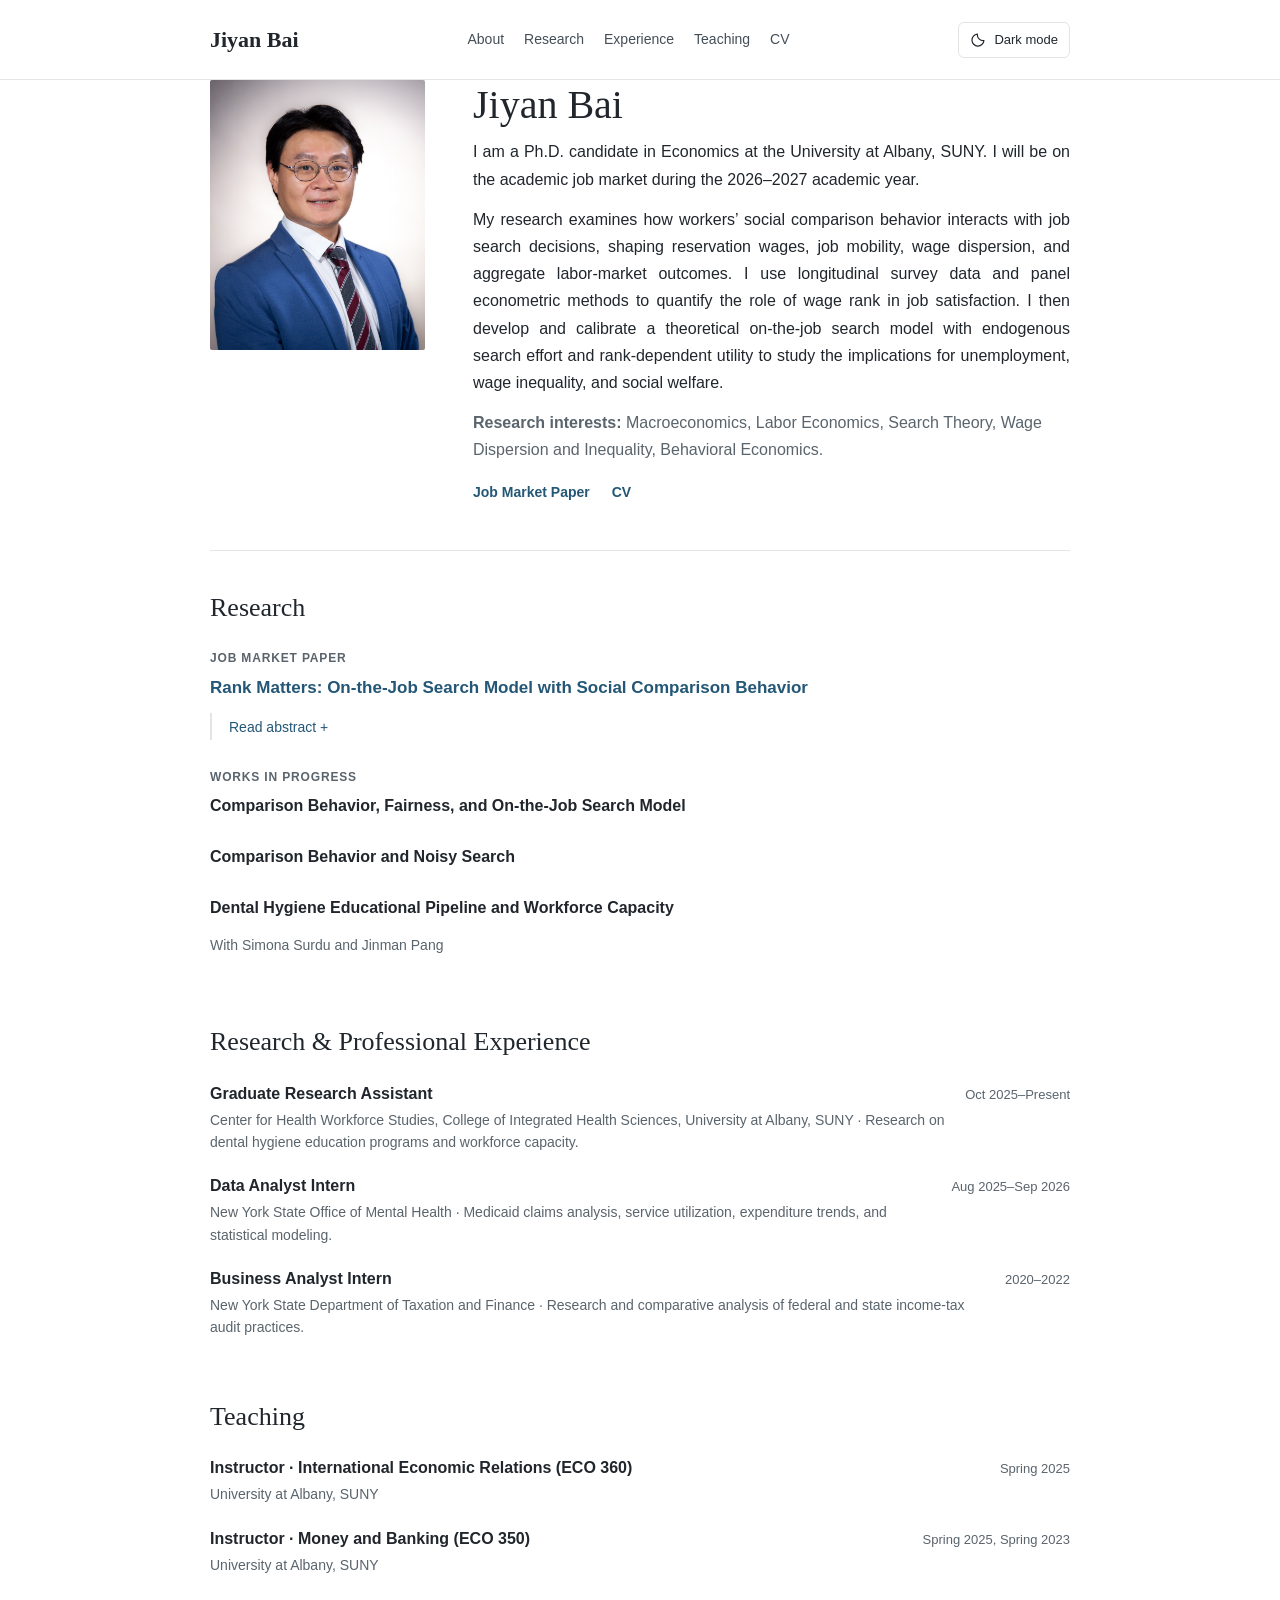
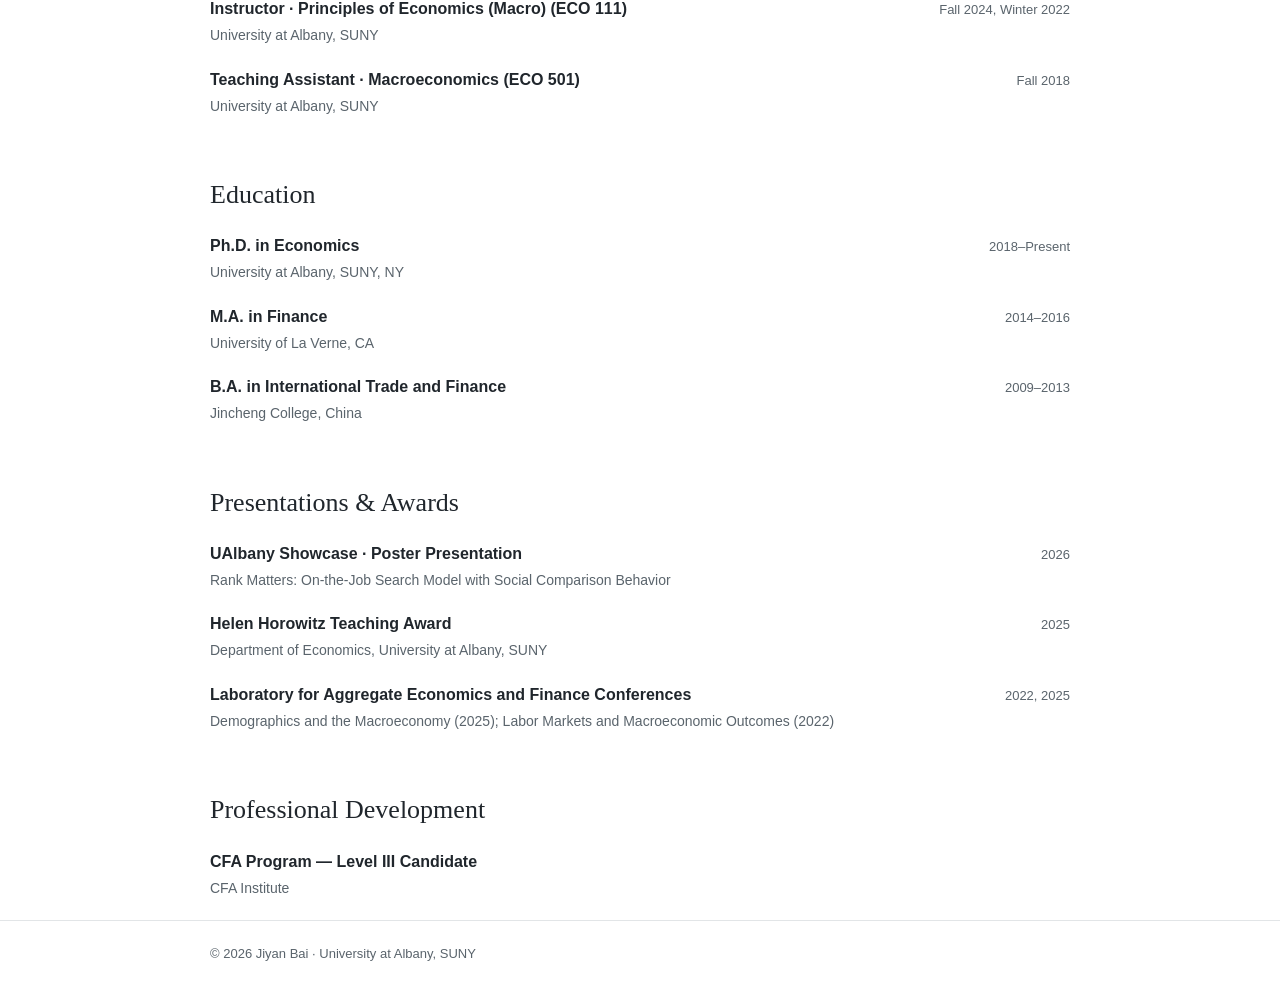
<file: index.html>
<!doctype html>
<html lang="en">
<head>
  <meta charset="utf-8">
  <meta name="viewport" content="width=device-width, initial-scale=1">
  <meta name="description" content="Jiyan Bai, Ph.D. candidate in Economics at the University at Albany, SUNY. Research in macroeconomics, labor economics and search theory.">
  <title>Jiyan Bai | Economics</title>
  <style>
    :root { color-scheme:light; --text:#20262c; --muted:#5a646c; --link:#245776; --line:#e2e5e7; --surface:#fff; --secondary:#3e4950; --nav:#444e57; --abstract:#38444c; --width:920px; }
    html[data-theme="dark"] { color-scheme:dark; --text:#e9eef2; --muted:#b2bdc6; --link:#91c7e9; --line:#36424c; --surface:#151a1f; --secondary:#c4cdd5; --nav:#c7d0d8; --abstract:#d4dde4; }
    @media (prefers-color-scheme: dark) { html:not([data-theme="light"]):not([data-theme="dark"]) { color-scheme:dark; --text:#e9eef2; --muted:#b2bdc6; --link:#91c7e9; --line:#36424c; --surface:#151a1f; --secondary:#c4cdd5; --nav:#c7d0d8; --abstract:#d4dde4; } }

    *{box-sizing:border-box}
    html{scroll-behavior:smooth}
    body{margin:0;background:var(--surface);color:var(--text);transition:background-color .18s,color .18s;font:16px/1.7 -apple-system,BlinkMacSystemFont,"Segoe UI",Arial,sans-serif;-webkit-font-smoothing:antialiased}
    a{color:var(--link);text-decoration:none}a:hover{text-decoration:underline}a:focus-visible,summary:focus-visible{outline:2px solid var(--link);outline-offset:4px}
    .container{max-width:var(--width);margin:auto;padding:0 30px}
    .header-actions{display:flex;align-items:center;gap:18px;flex-wrap:wrap}
    .theme-toggle{font:inherit;font-size:13px;line-height:1.2;display:inline-flex;align-items:center;gap:8px;border:1px solid var(--line);border-radius:6px;background:transparent;color:var(--text);padding:9px 11px;cursor:pointer;white-space:nowrap}
    .theme-toggle:hover{border-color:var(--link)}.theme-toggle:focus-visible{outline:2px solid var(--link);outline-offset:3px}
    .theme-toggle svg{width:16px;height:16px;stroke:currentColor;fill:none;stroke-width:1.8;stroke-linecap:round;stroke-linejoin:round}
    .theme-toggle .moon-icon{display:none}html[data-theme="dark"] .theme-toggle .sun-icon{display:none}html[data-theme="dark"] .theme-toggle .moon-icon{display:block}
    @media (prefers-color-scheme:dark){html:not([data-theme="light"]):not([data-theme="dark"]) .theme-toggle .sun-icon{display:none}html:not([data-theme="light"]):not([data-theme="dark"]) .theme-toggle .moon-icon{display:block}}
    header{border-bottom:1px solid var(--line)}header .container{display:flex;align-items:center;justify-content:space-between;gap:20px;padding-top:21px;padding-bottom:21px}
    .brand{font-family:Georgia,"Times New Roman",serif;font-weight:700;font-size:22px;color:var(--text)}
    nav{display:flex;gap:20px;flex-wrap:wrap}nav a{font-size:14px;color:var(--nav)}
    main{padding-top:52px;padding-bottom:76px}
    .intro{display:grid;grid-template-columns:215px minmax(0,1fr);gap:48px;align-items:start;padding-bottom:45px;border-bottom:1px solid var(--line)}
    .headshot{width:215px;height:270px;object-fit:cover;object-position:center 33%;display:block;border-radius:2px}
    h1,h2{font-family:Georgia,"Times New Roman",serif;font-weight:400;line-height:1.25}
    h1{font-size:40px;margin:0 0 8px}h2{font-size:26px;margin:0 0 23px}h3{font-size:16px;margin:0;font-weight:650;line-height:1.5}
    .affiliation{font-size:17px;color:var(--secondary);margin:0 0 20px}.intro p{margin-top:0;margin-bottom:13px}.interests{color:var(--muted)}
    .intro .bio{text-align:justify;text-justify:inter-word;hyphens:auto;overflow-wrap:break-word}
    .quick-links{display:flex;gap:10px 22px;flex-wrap:wrap;margin-top:18px;font-size:14px;font-weight:600}
    section{padding-top:41px;scroll-margin-top:20px} .paper{margin-bottom:27px}.eyebrow{font-size:12px;font-weight:700;letter-spacing:.07em;text-transform:uppercase;color:var(--muted);margin-bottom:7px}
    .paper-title{font-size:17px}.paper-links{font-size:14px;margin:7px 0 0;display:flex;gap:20px;flex-wrap:wrap}.paper-details{margin-top:12px;border-left:2px solid var(--line);padding-left:17px}
    summary{color:var(--link);cursor:pointer;font-size:14px;display:inline-block;list-style:none}summary::-webkit-details-marker{display:none}summary::after{content:' +'}details[open] summary::after{content:' −'}
    .abstract{font-size:15px;color:var(--abstract);line-height:1.75;margin:12px 0 0;max-width:760px;text-align:justify;text-justify:inter-word;hyphens:auto;overflow-wrap:break-word}
    .item{display:grid;grid-template-columns:minmax(0,1fr) auto;gap:6px 18px;margin:0 0 21px;align-items:baseline}.item p{color:var(--muted);font-size:14px;margin:3px 0 0;line-height:1.6}.date{font-size:13px;color:var(--muted);white-space:nowrap}
    .small-note{font-size:14px;color:var(--muted)}.subheading{font-size:15px;font-weight:650;margin:21px 0 12px}footer{border-top:1px solid var(--line);font-size:13px;color:var(--muted);padding:22px 0 34px}
    @media(max-width:720px){.container{padding:0 21px}header .container{align-items:flex-start;flex-direction:column;gap:9px}nav{gap:7px 17px}.header-actions{gap:12px}main{padding-top:30px}.intro{grid-template-columns:145px minmax(0,1fr);gap:22px;padding-bottom:31px}.headshot{width:145px;height:184px}h1{font-size:32px}.affiliation{font-size:15px}.intro .bio,.intro .interests,.quick-links{grid-column:1/-1}.intro-content{display:contents}.intro-heading{grid-column:2;align-self:center}.item{grid-template-columns:1fr}.date{white-space:normal}section{padding-top:32px}}
    @media(max-width:720px){.intro .bio,.abstract{text-align:left;hyphens:none}}
    @media(max-width:390px){.intro{grid-template-columns:120px minmax(0,1fr);gap:16px}.headshot{width:120px;height:155px}h1{font-size:29px}}
    @media(prefers-reduced-motion:reduce){html{scroll-behavior:auto}}
  </style>
  <script>
    (function () {
      try { var saved = localStorage.getItem('jiyan-site-theme'); if(saved==='light'||saved==='dark') document.documentElement.dataset.theme=saved; } catch(e) {}
    })();
  </script>
</head>
<body>
<header><div class="container"><a class="brand" href="#top">Jiyan Bai</a><nav aria-label="Main navigation"><a href="#about">About</a><a href="#research">Research</a><a href="#experience">Experience</a><a href="#teaching">Teaching</a><a href="assets/Jiyan_Bai_CV.pdf" target="_blank" rel="noopener">CV</a></nav><button class="theme-toggle" id="theme-toggle" type="button" aria-label="Switch to dark mode" aria-pressed="false">
<svg class="sun-icon" viewBox="0 0 24 24" aria-hidden="true"><path d="M20.9 13A9 9 0 0 1 11 3.1 9 9 0 1 0 20.9 13Z"/></svg>
<svg class="moon-icon" viewBox="0 0 24 24" aria-hidden="true"><circle cx="12" cy="12" r="4"/><path d="M12 2v2m0 16v2M4.93 4.93l1.42 1.42m11.3 11.3 1.42 1.42M2 12h2m16 0h2M4.93 19.07l1.42-1.42m11.3-11.3 1.42-1.42"/></svg>
<span id="theme-label">Dark mode</span></button></div></header>
<main class="container" id="top">
  <div class="intro" id="about">
    <img class="headshot" src="assets/Jiyan_Bai_Headshot.jpg" alt="Portrait of Jiyan Bai" width="215" height="270">
    <div class="intro-content">
      <div class="intro-heading"><h1>Jiyan Bai</h1></div>
      <p class="bio">I am a Ph.D. candidate in Economics at the University at Albany, SUNY. I will be on the academic job market during the 2026–2027 academic year.</p>
      <p class="bio">My research examines how workers’ social comparison behavior interacts with job search decisions, shaping reservation wages, job mobility, wage dispersion, and aggregate labor-market outcomes. I use longitudinal survey data and panel econometric methods to quantify the role of wage rank in job satisfaction. I then develop and calibrate a theoretical on-the-job search model with endogenous search effort and rank-dependent utility to study the implications for unemployment, wage inequality, and social welfare.</p>
      <p class="interests"><strong>Research interests:</strong> Macroeconomics, Labor Economics, Search Theory, Wage Dispersion and Inequality, Behavioral Economics.</p>
      <div class="quick-links"><a href="assets/Jiyan_Bai_Job_Market_Paper.pdf" target="_blank" rel="noopener">Job Market Paper</a><a href="assets/Jiyan_Bai_CV.pdf" target="_blank" rel="noopener">CV</a></div>
    </div>
  </div>
  <section id="research"><h2>Research</h2>
    <article class="paper"><p class="eyebrow">Job Market Paper</p><h3 class="paper-title"><a href="assets/Jiyan_Bai_Job_Market_Paper.pdf" target="_blank" rel="noopener">Rank Matters: On-the-Job Search Model with Social Comparison Behavior</a></h3>
      <div class="paper-details"><details id="paper-abstract"><summary>Read abstract</summary><p class="abstract">This paper studies how workers’ ordinal wage-rank concerns affect individual search behavior and labor-market outcomes. Using the National Longitudinal Survey of Youth 1997, I show that among similar workers, a 10 percentage point deterioration in wage rank requires approximately a 13 percent wage increase to keep predicted job satisfaction unchanged. I extend an on-the-job search model with endogenous search effort to study the aggregate implications of this comparison behavior. In the model, stronger rank concerns make low-wage jobs less attractive while increasing the option value of search across wages. As a result, rank concerns raise reservation wages and strengthen search incentives. In equilibrium, however, the higher reservation threshold reduces the set of acceptable offers, lowers aggregate job mobility, increases unemployment, compresses accepted-wage dispersion, and reduces social welfare. In a counterfactual exercise where the offer wage dispersion becomes more unequal while the mean offer wage is preserved, rank concerns partially mitigate the adverse mobility effects for low-wage workers by raising the lower bound of accepted wages, while amplifying the welfare gains from a thicker upper tail.</p></details></div>
    </article>
    <p class="eyebrow">Works in Progress</p>
    <article class="paper"><h3>Comparison Behavior, Fairness, and On-the-Job Search Model</h3></article>
    <article class="paper"><h3>Comparison Behavior and Noisy Search</h3></article>
    <article class="paper"><h3>Dental Hygiene Educational Pipeline and Workforce Capacity</h3><p class="small-note">With Simona Surdu and Jinman Pang</p></article>
  </section>
  <section id="experience"><h2>Research &amp; Professional Experience</h2>
    <div class="item"><div><h3>Graduate Research Assistant</h3><p>Center for Health Workforce Studies, College of Integrated Health Sciences, University at Albany, SUNY · Research on dental hygiene education programs and workforce capacity.</p></div><span class="date">Oct 2025–Present</span></div>
    <div class="item"><div><h3>Data Analyst Intern</h3><p>New York State Office of Mental Health · Medicaid claims analysis, service utilization, expenditure trends, and statistical modeling.</p></div><span class="date">Aug 2025–Sep 2026</span></div>
    <div class="item"><div><h3>Business Analyst Intern</h3><p>New York State Department of Taxation and Finance · Research and comparative analysis of federal and state income-tax audit practices.</p></div><span class="date">2020–2022</span></div>
  </section>
  <section id="teaching"><h2>Teaching</h2>
    <div class="item"><div><h3>Instructor · International Economic Relations (ECO 360)</h3><p>University at Albany, SUNY</p></div><span class="date">Spring 2025</span></div>
    <div class="item"><div><h3>Instructor · Money and Banking (ECO 350)</h3><p>University at Albany, SUNY</p></div><span class="date">Spring 2025, Spring 2023</span></div>
    <div class="item"><div><h3>Instructor · Principles of Economics (Macro) (ECO 111)</h3><p>University at Albany, SUNY</p></div><span class="date">Fall 2024, Winter 2022</span></div>
    <div class="item"><div><h3>Teaching Assistant · Macroeconomics (ECO 501)</h3><p>University at Albany, SUNY</p></div><span class="date">Fall 2018</span></div>
  </section>
  <section id="education"><h2>Education</h2>
    <div class="item"><div><h3>Ph.D. in Economics</h3><p>University at Albany, SUNY, NY</p></div><span class="date">2018–Present</span></div>
    <div class="item"><div><h3>M.A. in Finance</h3><p>University of La Verne, CA</p></div><span class="date">2014–2016</span></div>
    <div class="item"><div><h3>B.A. in International Trade and Finance</h3><p>Jincheng College, China</p></div><span class="date">2009–2013</span></div>
  </section>
  <section id="awards"><h2>Presentations &amp; Awards</h2>
    <div class="item"><div><h3>UAlbany Showcase · Poster Presentation</h3><p>Rank Matters: On-the-Job Search Model with Social Comparison Behavior</p></div><span class="date">2026</span></div>
    <div class="item"><div><h3>Helen Horowitz Teaching Award</h3><p>Department of Economics, University at Albany, SUNY</p></div><span class="date">2025</span></div>
    <div class="item"><div><h3>Laboratory for Aggregate Economics and Finance Conferences</h3><p>Demographics and the Macroeconomy (2025); Labor Markets and Macroeconomic Outcomes (2022)</p></div><span class="date">2022, 2025</span></div>
  </section>
  <section id="development"><h2>Professional Development</h2>
    <div class="item"><div><h3>CFA Program — Level III Candidate</h3><p>CFA Institute</p></div></div>
  </section>
</main>
<footer><div class="container">© 2026 Jiyan Bai · University at Albany, SUNY</div></footer>
<script>
  const themeButton=document.getElementById('theme-toggle');
  const themeLabel=document.getElementById('theme-label');
  const systemDark=window.matchMedia('(prefers-color-scheme: dark)');
  function isDark(){const explicit=document.documentElement.dataset.theme;return explicit==='dark'||(explicit!=='light'&&systemDark.matches)}
  function syncThemeButton(){const dark=isDark();themeLabel.textContent=dark?'Light mode':'Dark mode';themeButton.setAttribute('aria-label',dark?'Switch to light mode':'Switch to dark mode');themeButton.setAttribute('aria-pressed',String(dark))}
  themeButton.addEventListener('click',function(){const next=isDark()?'light':'dark';document.documentElement.dataset.theme=next;try{localStorage.setItem('jiyan-site-theme',next)}catch(e){}syncThemeButton()});
  if(systemDark.addEventListener)systemDark.addEventListener('change',syncThemeButton);
  syncThemeButton();
</script>
</body>
</html>
</file>
